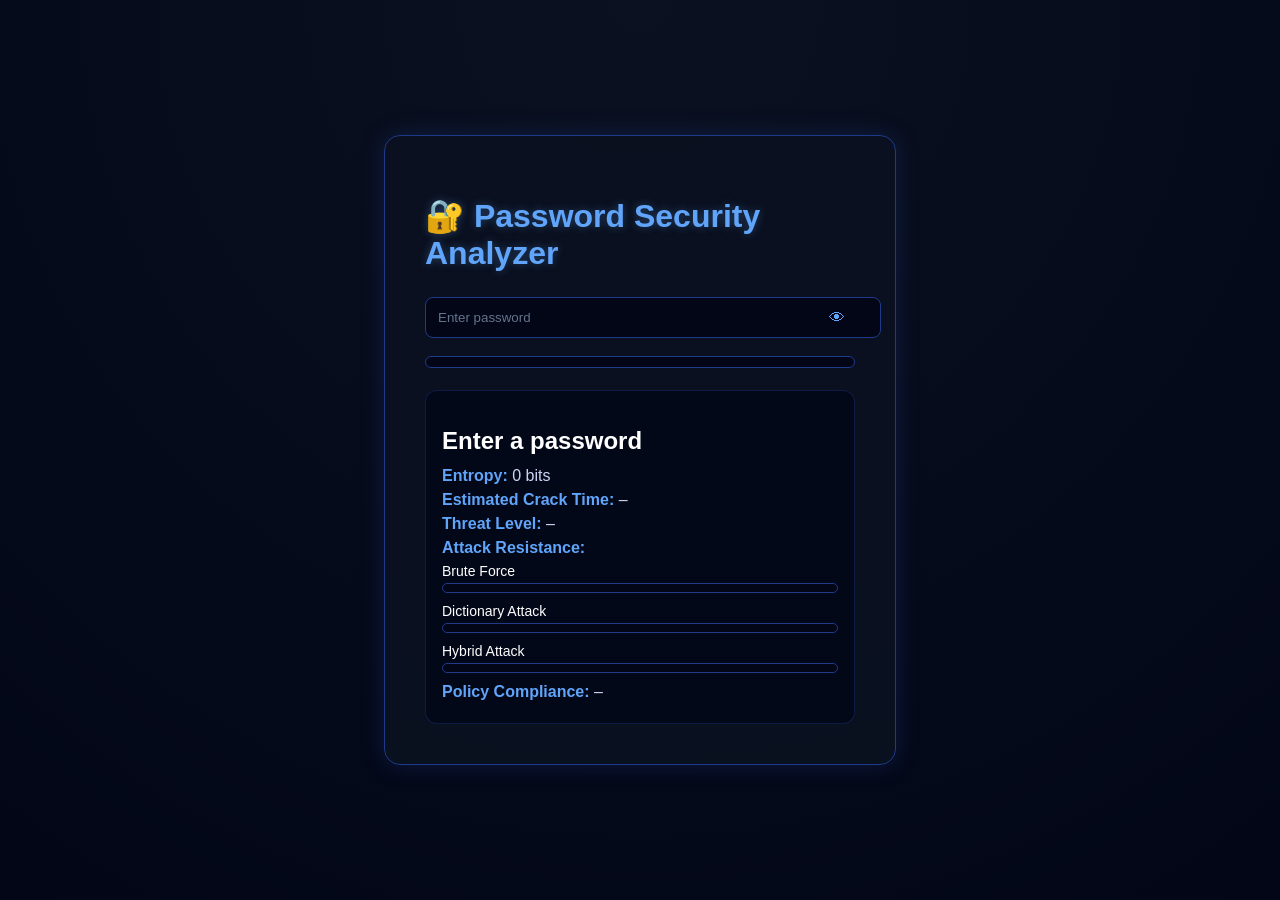
<file: templates/index.html>
<!DOCTYPE html>
<html>
<head>
    <title>Password Security Analyzer</title>

    <style>
        body {
            margin: 0;
            font-family: Arial, sans-serif;
            background: radial-gradient(circle at top, #0b1120, #020617);
            color: white;
            display: flex;
            justify-content: center;
            align-items: center;
            height: 100vh;
        }

        .container {
            background: rgba(11, 17, 32, 0.9);
            border: 1px solid #1e3a8a;
            border-radius: 16px;
            padding: 40px;
            width: 430px;

            box-shadow: 0 0 22px rgba(30, 58, 138, 0.35);
            animation: glowPulse 3.5s infinite ease-in-out;
            transition: 0.3s;
        }

        .container:hover {
            box-shadow: 0 0 34px rgba(30, 58, 138, 0.55);
        }

        @keyframes glowPulse {
            0% { box-shadow: 0 0 22px rgba(30, 58, 138, 0.25); }
            50% { box-shadow: 0 0 34px rgba(30, 58, 138, 0.45); }
            100% { box-shadow: 0 0 22px rgba(30, 58, 138, 0.25); }
        }

        h1 {
            margin-bottom: 25px;
            color: #60a5fa;
            text-shadow: 0 0 8px rgba(96, 165, 250, 0.35);
        }

        h2 {
            margin-bottom: 12px;
            font-weight: 600;
        }

        p {
            margin: 6px 0;
            color: #cbd5f5;
        }

        .input-wrapper {
            position: relative;
        }

        input {
            width: 100%;
            padding: 12px;
            border-radius: 8px;
            border: 1px solid #1e3a8a;
            background: #020617;
            color: white;
            outline: none;
            transition: 0.25s;
        }

        input:focus {
            border-color: #2563eb;
            box-shadow: 0 0 10px rgba(37, 99, 235, 0.35);
        }

        input::placeholder {
            color: #64748b;
        }

        .toggle {
            position: absolute;
            right: 10px;
            top: 50%;
            transform: translateY(-50%);
            cursor: pointer;
            color: #60a5fa;
        }

        .strength-bar {
            height: 10px;
            border-radius: 8px;
            background: #020617;
            margin-top: 18px;
            overflow: hidden;
            border: 1px solid #1e3a8a;
        }

        .strength-fill {
            height: 100%;
            width: 0%;
            transition: 0.5s ease;
        }

        .result {
            margin-top: 22px;
            padding: 16px;
            border-radius: 12px;
            background: rgba(2, 6, 23, 0.75);
            border: 1px solid rgba(30, 58, 138, 0.4);
        }

        strong {
            color: #60a5fa;
        }

        .issues {
            margin-top: 10px;
            color: #f87171;
        }

        .ok {
            color: #4ade80;
        }

        /* 🔥 Attack Meter */

        .attack-meter {
            margin-top: 6px;
            font-size: 14px;
        }

        .bar {
            height: 8px;
            background: #020617;
            border-radius: 6px;
            margin: 4px 0 10px 0;
            border: 1px solid #1e3a8a;
            overflow: hidden;
        }

        .bar div {
            height: 100%;
            width: 0%;
            background: #22c55e;
            transition: 0.5s ease;
        }

        /* ✅ Policy Checker */

        .policy-pass { color: #4ade80; }
        .policy-fail { color: #f87171; }

        /* 🔥 Threat Level */

        .threat-low { color: #4ade80; }
        .threat-medium { color: #eab308; }
        .threat-high { color: #ef4444; }

    </style>
</head>

<body>

<div class="container">
    <h1>🔐 Password Security Analyzer</h1>

    <div class="input-wrapper">
        <input type="password" id="password" placeholder="Enter password">
        <span class="toggle" onclick="togglePassword()">👁</span>
    </div>

    <div class="strength-bar">
        <div class="strength-fill" id="strengthFill"></div>
    </div>

    <div class="result">
        <h2 id="strengthText">Enter a password</h2>

        <p><strong>Entropy:</strong> <span id="entropy">0</span> bits</p>
        <p><strong>Estimated Crack Time:</strong> <span id="crackTime">–</span></p>

        <!-- 🔥 NEW CYBERSECURITY FEATURE -->
        <p><strong>Threat Level:</strong>
            <span id="threatLevel">–</span>
        </p>

        <p><strong>Attack Resistance:</strong></p>

        <div class="attack-meter">
            <div>Brute Force
                <div class="bar"><div id="bruteBar"></div></div>
            </div>

            <div>Dictionary Attack
                <div class="bar"><div id="dictBar"></div></div>
            </div>

            <div>Hybrid Attack
                <div class="bar"><div id="hybridBar"></div></div>
            </div>
        </div>

        <p><strong>Policy Compliance:</strong>
            <span id="policyStatus">–</span>
        </p>

        <div id="issues"></div>
    </div>
</div>

<script>
    const passwordInput = document.getElementById("password");

    passwordInput.addEventListener("input", analyzePassword);

    function analyzePassword() {
        const password = passwordInput.value;
        const issues = [];

        let charset = 0;
        if (/[a-z]/.test(password)) charset += 26;
        if (/[A-Z]/.test(password)) charset += 26;
        if (/[0-9]/.test(password)) charset += 10;
        if (/[^a-zA-Z0-9]/.test(password)) charset += 32;

        const entropy = password.length > 0
            ? Math.round(password.length * Math.log2(charset || 1))
            : 0;

        let strength = "";
        let color = "";
        let width = 0;

        if (password.length < 6) {
            strength = "Very Weak";
            color = "#ef4444";
            width = 20;
            issues.push("Password too short");
        } else if (entropy < 40) {
            strength = "Weak";
            color = "#f97316";
            width = 40;
        } else if (entropy < 60) {
            strength = "Moderate";
            color = "#eab308";
            width = 65;
        } else if (entropy < 80) {
            strength = "Strong";
            color = "#22c55e";
            width = 85;
        } else {
            strength = "Very Strong";
            color = "#4ade80";
            width = 100;
        }

        if (!/[A-Z]/.test(password)) issues.push("Missing uppercase letters");
        if (!/[0-9]/.test(password)) issues.push("Missing numbers");
        if (!/[^a-zA-Z0-9]/.test(password)) issues.push("Missing special characters");

        updateUI(strength, color, width, entropy, issues);
    }

    function updateUI(strength, color, width, entropy, issues) {
        document.getElementById("strengthText").innerText = strength + " Password";
        document.getElementById("strengthText").style.color = color;

        const fill = document.getElementById("strengthFill");
        fill.style.width = width + "%";
        fill.style.background = color;

        document.getElementById("entropy").innerText = entropy;

        document.getElementById("crackTime").innerText =
            entropy < 40 ? "Instantly" :
            entropy < 60 ? "Minutes / Hours" :
            entropy < 80 ? "Years" :
            "Centuries";

        updateAttackMeters(entropy);
        checkPolicy();
        updateThreatLevel(entropy);

        const issuesBox = document.getElementById("issues");
        issuesBox.innerHTML = "";

        if (issues.length > 0) {
            issuesBox.innerHTML = "<div class='issues'><h3>⚠️ Issues Detected:</h3></div>";
            issues.forEach(issue => {
                issuesBox.innerHTML += "<p class='issues'> - " + issue + "</p>";
            });
        } else {
            issuesBox.innerHTML = "<p class='ok'>✅ No weaknesses detected</p>";
        }
    }

    function updateAttackMeters(entropy) {

        const brute = Math.min(entropy * 1.2, 100);
        const dict = Math.min(entropy * 0.6, 100);
        const hybrid = Math.min(entropy * 0.9, 100);

        document.getElementById("bruteBar").style.width = brute + "%";
        document.getElementById("dictBar").style.width = dict + "%";
        document.getElementById("hybridBar").style.width = hybrid + "%";
    }

    function checkPolicy() {

        const password = passwordInput.value;

        const lengthRule = password.length >= 8;
        const upperRule = /[A-Z]/.test(password);
        const numberRule = /[0-9]/.test(password);
        const specialRule = /[^a-zA-Z0-9]/.test(password);

        const status = document.getElementById("policyStatus");

        if (lengthRule && upperRule && numberRule && specialRule) {
            status.innerText = "PASS ✅";
            status.className = "policy-pass";
        } else {
            status.innerText = "FAIL ❌";
            status.className = "policy-fail";
        }
    }

    /* 🔥 Threat Level Logic */

    function updateThreatLevel(entropy) {

        const el = document.getElementById("threatLevel");

        if (entropy < 40) {
            el.innerText = "HIGH RISK 🔥";
            el.className = "threat-high";
        }
        else if (entropy < 70) {
            el.innerText = "MEDIUM RISK ⚠";
            el.className = "threat-medium";
        }
        else {
            el.innerText = "LOW RISK ✅";
            el.className = "threat-low";
        }
    }

    function togglePassword() {
        const input = document.getElementById("password");
        input.type = input.type === "password" ? "text" : "password";
    }
</script>

</body>
</html>
</file>
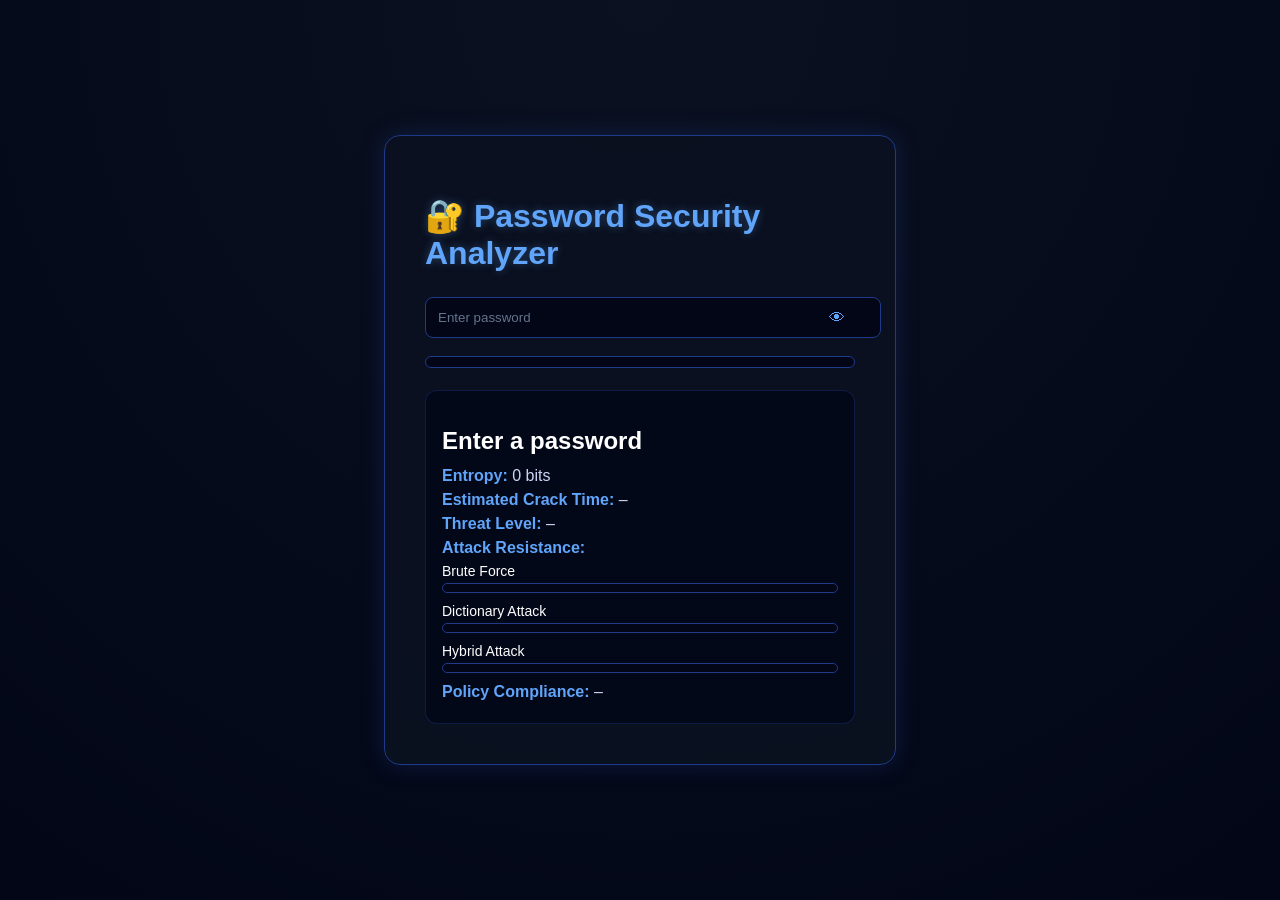
<file: Password-Analyzer/templates/index.html>
<!DOCTYPE html>
<html>
<head>
    <title>Password Security Analyzer</title>

    <style>
        body {
            margin: 0;
            font-family: Arial, sans-serif;
            background: radial-gradient(circle at top, #0b1120, #020617);
            color: white;
            display: flex;
            justify-content: center;
            align-items: center;
            height: 100vh;
        }

        .container {
            background: rgba(11, 17, 32, 0.9);
            border: 1px solid #1e3a8a;
            border-radius: 16px;
            padding: 40px;
            width: 430px;

            box-shadow: 0 0 22px rgba(30, 58, 138, 0.35);
            animation: glowPulse 3.5s infinite ease-in-out;
            transition: 0.3s;
        }

        .container:hover {
            box-shadow: 0 0 34px rgba(30, 58, 138, 0.55);
        }

        @keyframes glowPulse {
            0% { box-shadow: 0 0 22px rgba(30, 58, 138, 0.25); }
            50% { box-shadow: 0 0 34px rgba(30, 58, 138, 0.45); }
            100% { box-shadow: 0 0 22px rgba(30, 58, 138, 0.25); }
        }

        h1 {
            margin-bottom: 25px;
            color: #60a5fa;
            text-shadow: 0 0 8px rgba(96, 165, 250, 0.35);
        }

        h2 {
            margin-bottom: 12px;
            font-weight: 600;
        }

        p {
            margin: 6px 0;
            color: #cbd5f5;
        }

        .input-wrapper {
            position: relative;
        }

        input {
            width: 100%;
            padding: 12px;
            border-radius: 8px;
            border: 1px solid #1e3a8a;
            background: #020617;
            color: white;
            outline: none;
            transition: 0.25s;
        }

        input:focus {
            border-color: #2563eb;
            box-shadow: 0 0 10px rgba(37, 99, 235, 0.35);
        }

        input::placeholder {
            color: #64748b;
        }

        .toggle {
            position: absolute;
            right: 10px;
            top: 50%;
            transform: translateY(-50%);
            cursor: pointer;
            color: #60a5fa;
        }

        .strength-bar {
            height: 10px;
            border-radius: 8px;
            background: #020617;
            margin-top: 18px;
            overflow: hidden;
            border: 1px solid #1e3a8a;
        }

        .strength-fill {
            height: 100%;
            width: 0%;
            transition: 0.5s ease;
        }

        .result {
            margin-top: 22px;
            padding: 16px;
            border-radius: 12px;
            background: rgba(2, 6, 23, 0.75);
            border: 1px solid rgba(30, 58, 138, 0.4);
        }

        strong {
            color: #60a5fa;
        }

        .issues {
            margin-top: 10px;
            color: #f87171;
        }

        .ok {
            color: #4ade80;
        }

        /* 🔥 Attack Meter */

        .attack-meter {
            margin-top: 6px;
            font-size: 14px;
        }

        .bar {
            height: 8px;
            background: #020617;
            border-radius: 6px;
            margin: 4px 0 10px 0;
            border: 1px solid #1e3a8a;
            overflow: hidden;
        }

        .bar div {
            height: 100%;
            width: 0%;
            background: #22c55e;
            transition: 0.5s ease;
        }

        /* ✅ Policy Checker */

        .policy-pass { color: #4ade80; }
        .policy-fail { color: #f87171; }

        /* 🔥 Threat Level */

        .threat-low { color: #4ade80; }
        .threat-medium { color: #eab308; }
        .threat-high { color: #ef4444; }

    </style>
</head>

<body>

<div class="container">
    <h1>🔐 Password Security Analyzer</h1>

    <div class="input-wrapper">
        <input type="password" id="password" placeholder="Enter password">
        <span class="toggle" onclick="togglePassword()">👁</span>
    </div>

    <div class="strength-bar">
        <div class="strength-fill" id="strengthFill"></div>
    </div>

    <div class="result">
        <h2 id="strengthText">Enter a password</h2>

        <p><strong>Entropy:</strong> <span id="entropy">0</span> bits</p>
        <p><strong>Estimated Crack Time:</strong> <span id="crackTime">–</span></p>

        <!-- 🔥 NEW CYBERSECURITY FEATURE -->
        <p><strong>Threat Level:</strong>
            <span id="threatLevel">–</span>
        </p>

        <p><strong>Attack Resistance:</strong></p>

        <div class="attack-meter">
            <div>Brute Force
                <div class="bar"><div id="bruteBar"></div></div>
            </div>

            <div>Dictionary Attack
                <div class="bar"><div id="dictBar"></div></div>
            </div>

            <div>Hybrid Attack
                <div class="bar"><div id="hybridBar"></div></div>
            </div>
        </div>

        <p><strong>Policy Compliance:</strong>
            <span id="policyStatus">–</span>
        </p>

        <div id="issues"></div>
    </div>
</div>

<script>
    const passwordInput = document.getElementById("password");

    passwordInput.addEventListener("input", analyzePassword);

    function analyzePassword() {
        const password = passwordInput.value;
        const issues = [];

        let charset = 0;
        if (/[a-z]/.test(password)) charset += 26;
        if (/[A-Z]/.test(password)) charset += 26;
        if (/[0-9]/.test(password)) charset += 10;
        if (/[^a-zA-Z0-9]/.test(password)) charset += 32;

        const entropy = password.length > 0
            ? Math.round(password.length * Math.log2(charset || 1))
            : 0;

        let strength = "";
        let color = "";
        let width = 0;

        if (password.length < 6) {
            strength = "Very Weak";
            color = "#ef4444";
            width = 20;
            issues.push("Password too short");
        } else if (entropy < 40) {
            strength = "Weak";
            color = "#f97316";
            width = 40;
        } else if (entropy < 60) {
            strength = "Moderate";
            color = "#eab308";
            width = 65;
        } else if (entropy < 80) {
            strength = "Strong";
            color = "#22c55e";
            width = 85;
        } else {
            strength = "Very Strong";
            color = "#4ade80";
            width = 100;
        }

        if (!/[A-Z]/.test(password)) issues.push("Missing uppercase letters");
        if (!/[0-9]/.test(password)) issues.push("Missing numbers");
        if (!/[^a-zA-Z0-9]/.test(password)) issues.push("Missing special characters");

        updateUI(strength, color, width, entropy, issues);
    }

    function updateUI(strength, color, width, entropy, issues) {
        document.getElementById("strengthText").innerText = strength + " Password";
        document.getElementById("strengthText").style.color = color;

        const fill = document.getElementById("strengthFill");
        fill.style.width = width + "%";
        fill.style.background = color;

        document.getElementById("entropy").innerText = entropy;

        document.getElementById("crackTime").innerText =
            entropy < 40 ? "Instantly" :
            entropy < 60 ? "Minutes / Hours" :
            entropy < 80 ? "Years" :
            "Centuries";

        updateAttackMeters(entropy);
        checkPolicy();
        updateThreatLevel(entropy);

        const issuesBox = document.getElementById("issues");
        issuesBox.innerHTML = "";

        if (issues.length > 0) {
            issuesBox.innerHTML = "<div class='issues'><h3>⚠️ Issues Detected:</h3></div>";
            issues.forEach(issue => {
                issuesBox.innerHTML += "<p class='issues'> - " + issue + "</p>";
            });
        } else {
            issuesBox.innerHTML = "<p class='ok'>✅ No weaknesses detected</p>";
        }
    }

    function updateAttackMeters(entropy) {

        const brute = Math.min(entropy * 1.2, 100);
        const dict = Math.min(entropy * 0.6, 100);
        const hybrid = Math.min(entropy * 0.9, 100);

        document.getElementById("bruteBar").style.width = brute + "%";
        document.getElementById("dictBar").style.width = dict + "%";
        document.getElementById("hybridBar").style.width = hybrid + "%";
    }

    function checkPolicy() {

        const password = passwordInput.value;

        const lengthRule = password.length >= 8;
        const upperRule = /[A-Z]/.test(password);
        const numberRule = /[0-9]/.test(password);
        const specialRule = /[^a-zA-Z0-9]/.test(password);

        const status = document.getElementById("policyStatus");

        if (lengthRule && upperRule && numberRule && specialRule) {
            status.innerText = "PASS ✅";
            status.className = "policy-pass";
        } else {
            status.innerText = "FAIL ❌";
            status.className = "policy-fail";
        }
    }

    /* 🔥 Threat Level Logic */

    function updateThreatLevel(entropy) {

        const el = document.getElementById("threatLevel");

        if (entropy < 40) {
            el.innerText = "HIGH RISK 🔥";
            el.className = "threat-high";
        }
        else if (entropy < 70) {
            el.innerText = "MEDIUM RISK ⚠";
            el.className = "threat-medium";
        }
        else {
            el.innerText = "LOW RISK ✅";
            el.className = "threat-low";
        }
    }

    function togglePassword() {
        const input = document.getElementById("password");
        input.type = input.type === "password" ? "text" : "password";
    }
</script>

</body>
</html>
</file>
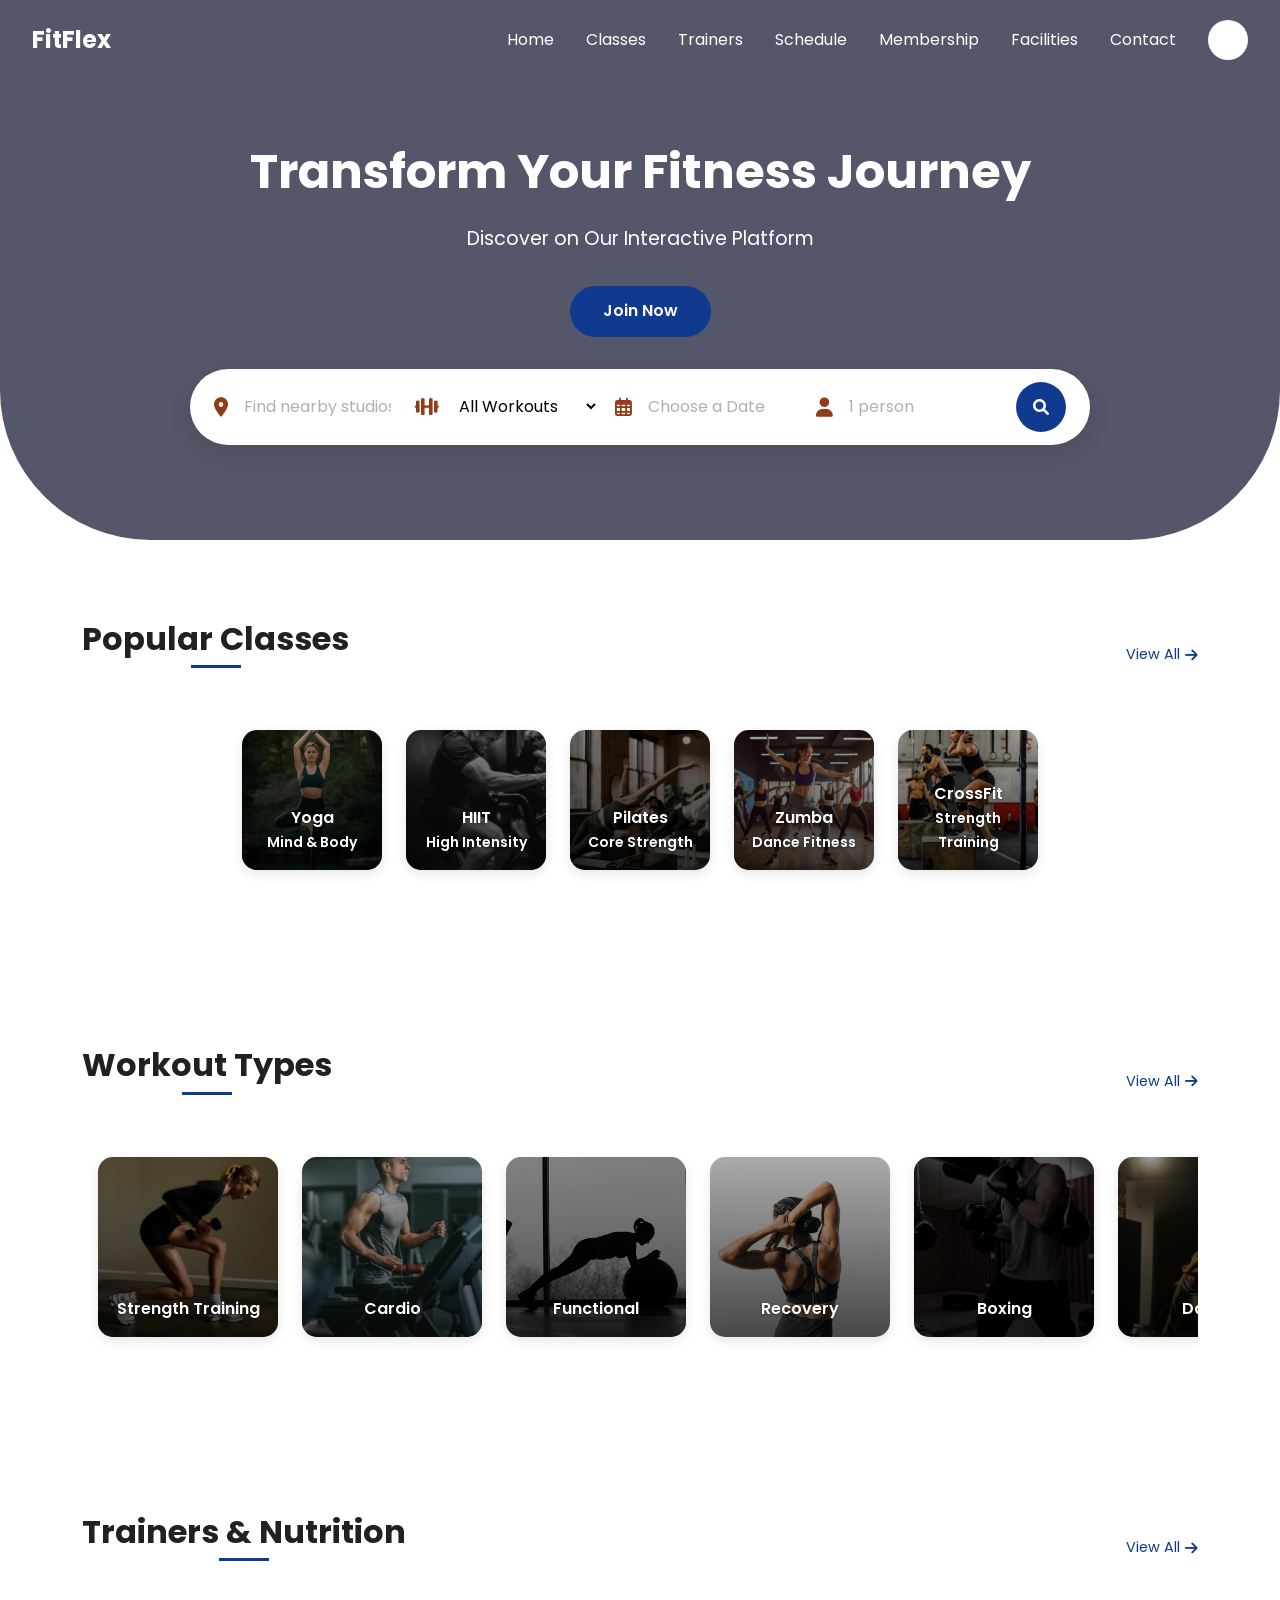
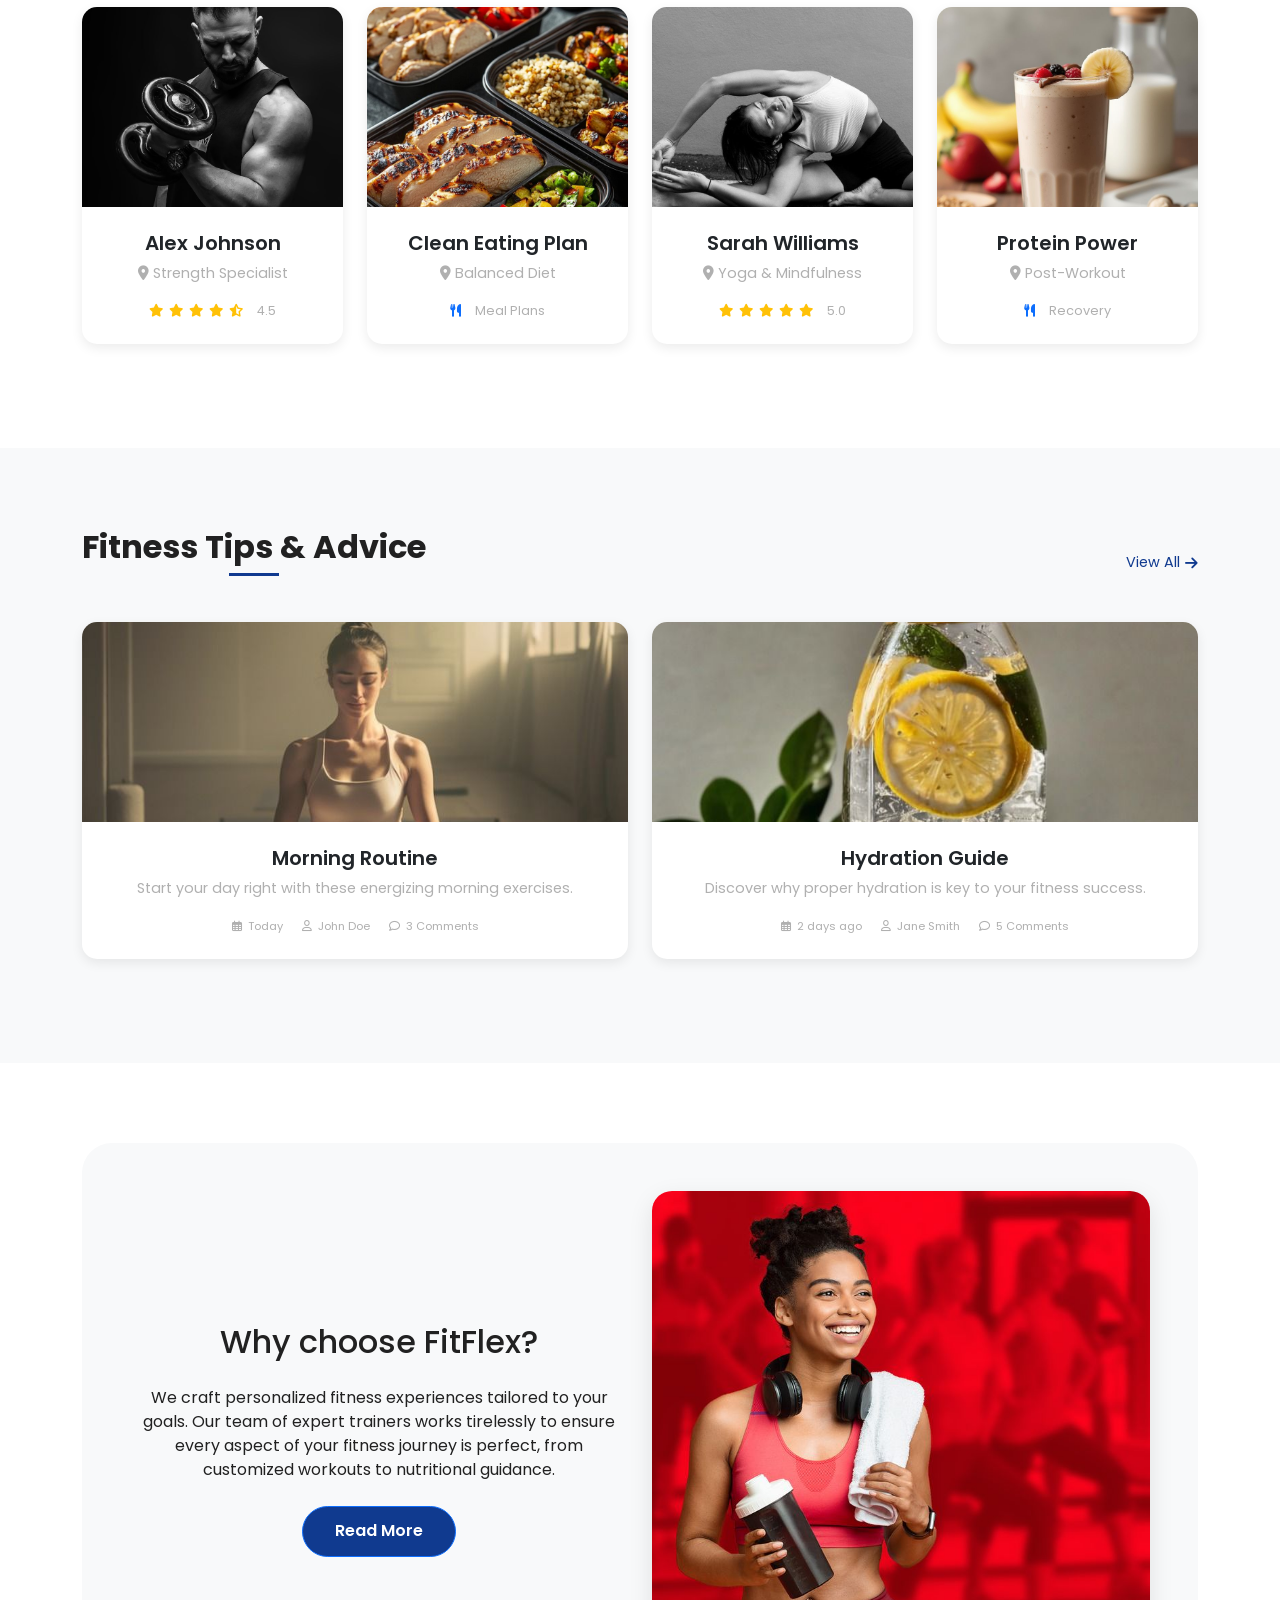
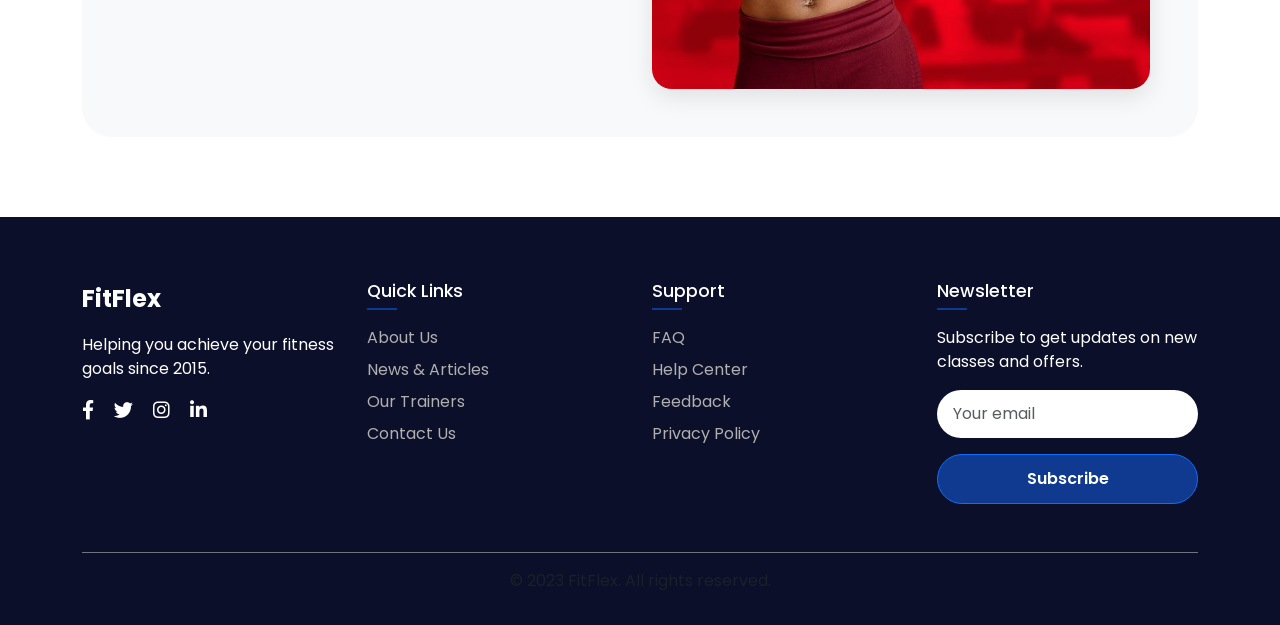
<file: WEB_Project_FitnessStudio/fitnessstudio/index.html>
<!DOCTYPE html>
<html lang="en">
<head>
    <meta charset="UTF-8">
    <meta name="viewport" content="width=device-width, initial-scale=1.0">
    <title>FitFlex - Transform Your Fitness Journey</title>
    <link href="https://fonts.googleapis.com/css2?family=Poppins:wght@400;500;600;700&display=swap" rel="stylesheet">
    <link rel="stylesheet" href="https://cdnjs.cloudflare.com/ajax/libs/font-awesome/6.0.0-beta3/css/all.min.css">
    <link href="https://cdn.jsdelivr.net/npm/bootstrap@5.3.0/dist/css/bootstrap.min.css" rel="stylesheet">
    <style>
        /* Popular Classes - Smallest */
        .fitness-option.class {
            width: 140px;  /* Width */
            height: 140px; /* Height */
        }

        /* Workout Types - Medium */
        .fitness-option.activity {
            width: 180px;  /* Wider than classes */
            height: 180px; /* Taller than classes */
        }

        :root {
            --primary: #103a8f;
            --primary-dark: #0a2764;
            --accent: #923d19;
            --dark: #0B0F29;
            --light: #FFFFFF;
            --text-dark: #212121;
            --text-light: #B0B0B0;
            --gray-light: #f8f9fa;
        }

        * {
            margin: 0;
            padding: 0;
            box-sizing: border-box;
            font-family: 'Poppins', sans-serif;
        }

        body {
            background-color: var(--light);
            color: var(--text-dark);
        }

        /* Navbar */
        nav {
            height: 80px;
            position: fixed;
            width: 100%;
            top: 0;
            left: 0;
            z-index: 100;
            display: flex;
            align-items: center;
            padding: 0 2rem;
            background-color: transparent;
            color: var(--light);
        }

        .logo {
            font-size: 1.5rem;
            font-weight: 700;
            margin-right: auto;
        }

        .nav-links {
            display: flex;
            gap: 2rem;
        }

        .nav-links a {
            color: var(--light);
            text-decoration: none;
            font-weight: 400;
        }

        .profile {
            width: 40px;
            height: 40px;
            border-radius: 50%;
            background-color: var(--light);
            margin-left: 2rem;
        }

        /* Hero Section */
        .hero {
            height: 60vh;
            background:
                    linear-gradient(rgba(11, 15, 41, 0.7), rgba(11, 15, 41, 0.7)),
                    url('https://images.unsplash.com/photo-1571019613454-1cb2f99b2d8b?ixlib=rb-1.2.1&auto=format&fit=crop&w=1350&q=80');
            background-size: cover;
            background-position: center 30%;
            background-repeat: no-repeat;
            color: var(--light);
            display: flex;
            flex-direction: column;
            justify-content: center;
            align-items: center;
            text-align: center;
            padding-top: 80px;
            border-bottom-left-radius: 150px;
            border-bottom-right-radius: 150px;
        }

        .hero h1 {
            font-size: 3rem;
            font-weight: 700;
            margin-bottom: 1.5rem;
        }

        .hero p {
            font-size: 1.2rem;
            margin-bottom: 2rem;
        }

        .btn {
            background-color: var(--primary);
            color: var(--light);
            padding: 0.8rem 2rem;
            border-radius: 50px;
            text-decoration: none;
            font-weight: 600;
            transition: background-color 0.3s;
        }

        .btn:hover {
            background-color: var(--primary-dark);
        }

        /* Search Card */
        .search-card {
            width: 900px;
            max-width: 100%;
            background-color: var(--light);
            border-radius: 50px;
            padding: 0.8rem 1.5rem;
            box-shadow: 0 8px 24px rgba(0,0,0,0.1);
            margin: 2rem auto;
            display: flex;
            align-items: center;
            justify-content: space-between;
            gap: 1rem;
        }

        .search-field {
            display: flex;
            align-items: center;
            gap: 0.5rem;
            flex: 1;
        }

        .search-field i {
            color: var(--accent);
            font-size: 1.2rem;
        }

        .search-field input, .search-field select {
            border: none;
            background: transparent;
            padding: 0.5rem;
            width: 100%;
            outline: none;
        }

        .search-field input::placeholder {
            color: var(--text-light);
        }

        .search-btn {
            width: 50px;
            height: 50px;
            border-radius: 50%;
            background-color: var(--primary);
            color: var(--light);
            border: none;
            display: flex;
            align-items: center;
            justify-content: center;
            cursor: pointer;
            transition: all 0.3s;
        }

        .search-btn:hover {
            background-color: var(--primary-dark);
            transform: scale(1.05);
        }

        /* Section Styling */
        .section {
            padding: 5rem 0;
            text-align: center;
        }

        .section-title {
            font-size: 2rem;
            font-weight: 700;
            margin-bottom: 2rem;
            position: relative;
            display: inline-block;
        }

        .section-title::after {
            content: '';
            position: absolute;
            width: 50px;
            height: 3px;
            background-color: var(--primary);
            bottom: -10px;
            left: 50%;
            transform: translateX(-50%);
        }

        .view-all {
            font-size: 0.9rem;
            color: var(--primary);
            text-decoration: none;
            display: inline-flex;
            align-items: center;
        }

        .view-all i {
            margin-left: 5px;
        }

        /* Card Styles */
        .card {
            border: none;
            border-radius: 15px;
            overflow: hidden;
            box-shadow: 0 4px 12px rgba(0,0,0,0.08);
            transition: transform 0.3s ease, box-shadow 0.3s ease;
            height: 100%;
        }

        .card:hover {
            transform: translateY(-5px);
            box-shadow: 0 8px 16px rgba(0,0,0,0.12);
        }

        .card-img-top {
            height: 200px;
            object-fit: cover;
        }

        .card-body {
            padding: 1.5rem;
        }

        .card-title {
            font-weight: 600;
            margin-bottom: 0.5rem;
        }

        .card-text {
            color: var(--text-light);
            font-size: 0.9rem;
        }

        .meta {
            font-size: 0.8rem;
            color: var(--text-light);
            margin-top: 0.5rem;
        }

        .meta i {
            margin-right: 3px;
        }

        /* Fitness Options */
        .fitness-container {
            width: 100%;
            overflow-x: auto;
            padding: 1rem 0;
            -webkit-overflow-scrolling: touch;
        }

        .fitness-options {
            display: inline-flex;
            gap: 1.5rem;
            padding: 0 1rem;
            justify-content: center;
            min-width: 100%;
        }

        .fitness-option {
            flex: 0 0 auto;
            width: 160px;
            height: 160px;
            border-radius: 15px;
            display: flex;
            flex-direction: column;
            align-items: center;
            justify-content: flex-end;
            font-weight: 600;
            box-shadow: 0 4px 12px rgba(0,0,0,0.1);
            position: relative;
            overflow: hidden;
            background-size: cover;
            background-position: center;
            transition: transform 0.3s ease;
        }

        .fitness-option:hover {
            transform: translateY(-5px);
        }

        .fitness-overlay {
            position: absolute;
            top: 0;
            left: 0;
            right: 0;
            bottom: 0;
            background: linear-gradient(to top, rgba(0,0,0,0.7), rgba(0,0,0,0.3));
            z-index: 1;
        }

        .fitness-option span {
            position: relative;
            z-index: 2;
            color: white;
            text-align: center;
            padding: 1rem;
            font-size: 1rem;
            text-shadow: 0 1px 3px rgba(0,0,0,0.5);
            width: 100%;
        }

        /* Why Choose Us */
        .why-choose {
            background-color: var(--gray-light);
            border-radius: 30px;
            padding: 3rem;
        }

        .why-choose-img {
            border-radius: 20px;
            overflow: hidden;
            box-shadow: 0 8px 24px rgba(0,0,0,0.1);
        }

        /* Footer */
        footer {
            background-color: var(--dark);
            color: var(--light);
            padding: 4rem 0 2rem;
        }

        .footer-logo {
            font-size: 1.5rem;
            font-weight: 700;
            margin-bottom: 1rem;
        }

        .footer-links h5 {
            font-size: 1.1rem;
            margin-bottom: 1.5rem;
            position: relative;
        }

        .footer-links h5::after {
            content: '';
            position: absolute;
            width: 30px;
            height: 2px;
            background-color: var(--primary);
            bottom: -8px;
            left: 0;
        }

        .footer-links ul {
            list-style: none;
            padding: 0;
        }

        .footer-links li {
            margin-bottom: 0.5rem;
        }

        .footer-links a {
            color: var(--text-light);
            text-decoration: none;
            transition: color 0.3s;
        }

        .footer-links a:hover {
            color: var(--light);
        }

        .social-icons a {
            color: var(--light);
            font-size: 1.2rem;
            margin-right: 1rem;
            transition: color 0.3s;
        }

        .social-icons a:hover {
            color: var(--primary);
        }

        .newsletter input {
            border-radius: 50px;
            border: none;
            padding: 0.75rem 1rem;
        }

        .newsletter .btn {
            border-radius: 50px;
            padding: 0.75rem 1.5rem;
            margin-top: 0.5rem;
        }

        /* Hide scrollbar but keep functionality */
        .fitness-container::-webkit-scrollbar {
            display: none;
        }

        /* Responsive */
        @media (max-width: 768px) {
            .hero {
                height: 70vh;
                border-bottom-left-radius: 80px;
                border-bottom-right-radius: 80px;
            }

            .hero h1 {
                font-size: 2rem;
            }

            .search-card {
                flex-direction: column;
                padding: 1.5rem;
                border-radius: 25px;
            }

            .search-field {
                width: 100%;
            }

            .fitness-option {
                width: 140px;
                height: 140px;
            }

            .why-choose {
                padding: 2rem 1.5rem;
            }
        }
    </style>
</head>
<body>
<!-- Navbar -->
<nav>
    <div class="logo">FitFlex</div>
    <div class="nav-links">
        <a href="#">Home</a>
        <a href="#">Classes</a>
        <a href="#">Trainers</a>
        <a href="#">Schedule</a>
        <a href="#">Membership</a>
        <a href="#">Facilities</a>
        <a href="#">Contact</a>
    </div>
    <div class="profile"></div>
</nav>

<!-- Hero Section -->
<section class="hero">
    <h1>Transform Your Fitness Journey</h1>
    <p>Discover on Our Interactive Platform</p>
    <a href="#" class="btn">Join Now</a>

    <!-- Search Card -->
    <div class="search-card">
        <div class="search-field">
            <i class="fas fa-map-marker-alt"></i>
            <input type="text" placeholder="Find nearby studios">
        </div>
        <div class="search-field">
            <i class="fas fa-dumbbell"></i>
            <select>
                <option>All Workouts</option>
                <option>Yoga</option>
                <option>HIIT</option>
                <option>Strength Training</option>
            </select>
        </div>
        <div class="search-field">
            <i class="far fa-calendar-alt"></i>
            <input type="text" placeholder="Choose a Date">
        </div>
        <div class="search-field">
            <i class="fas fa-user"></i>
            <input type="text" placeholder="1 person">
        </div>
        <button class="search-btn">
            <i class="fas fa-search"></i>
        </button>
    </div>
</section>

<!-- Popular Classes -->
<section class="section">
    <div class="container">
        <div class="d-flex justify-content-between align-items-center mb-4">
            <h2 class="section-title">Popular Classes</h2>
            <a href="#" class="view-all">View All <i class="fas fa-arrow-right"></i></a>
        </div>
        <div class="fitness-container">
            <div class="fitness-options">
                <!-- Yoga -->
                <div class="fitness-option class" style="background-image: url('assets/images/yoga.jpg')">
                    <div class="fitness-overlay"></div>
                    <span>Yoga<br><small>Mind & Body</small></span>
                </div>

                <!-- HIIT -->
                <div class="fitness-option class" style="background-image: url('assets/images/hiit.jpg')">                    <div class="fitness-overlay"></div>
                    <span>HIIT<br><small>High Intensity</small></span>
                </div>

                <!-- Pilates -->
                <div class="fitness-option class" style="background-image: url('assets/images/pilates.jpg')">                    <div class="fitness-overlay"></div>
                    <span>Pilates<br><small>Core Strength</small></span>
                </div>



                <!-- Zumba -->
                <div class="fitness-option class" style="background-image: url('assets/images/zumba.jpg')">                    <div class="fitness-overlay"></div>
                    <span>Zumba<br><small>Dance Fitness</small></span>
                </div>

                <!-- CrossFit -->
                <div class="fitness-option class" style="background-image: url('assets/images/crossfit.jpg')">                    <div class="fitness-overlay"></div>
                    <span>CrossFit<br><small>Strength Training</small></span>
                </div>
            </div>
        </div>
    </div>
</section>
<!-- Workout Types -->
<section class="section">
    <div class="container">
        <div class="d-flex justify-content-between align-items-center mb-4">
            <h2 class="section-title">Workout Types</h2>
            <a href="#" class="view-all">View All <i class="fas fa-arrow-right"></i></a>
        </div>
        <div class="fitness-container">
            <div class="fitness-options">
                <!-- Strength Training -->
                <div class="fitness-option activity" style="background-image: url('assets/images/strength.jpg')">                    <div class="fitness-overlay"></div>
                    <span>Strength Training</span>
                </div>

                <!-- Cardio -->
                <div class="fitness-option activity" style="background-image: url('assets/images/cardio.jpg')">                    <div class="fitness-overlay"></div>
                    <span>Cardio</span>
                </div>

                <!-- Functional -->
                <div class="fitness-option activity" style="background-image: url('assets/images/functional.jpg')">                    <div class="fitness-overlay"></div>
                    <span>Functional</span>
                </div>

                <!-- Recovery -->
                <div class="fitness-option activity" style="background-image: url('assets/images/recovery.jpg')">                    <div class="fitness-overlay"></div>
                    <span>Recovery</span>
                </div>

                <!-- Boxing -->
                <div class="fitness-option activity" style="background-image: url('assets/images/boxing.jpg')">
                    <div class="fitness-overlay"></div>
                    <span>Boxing</span>
                </div>

                <!-- Dance -->
                <div class="fitness-option activity" style="background-image: url('assets/images/dance.jpg')">
                    <div class="fitness-overlay"></div>
                    <span>Dance</span>
                </div>
            </div>
        </div>
    </div>
</section>

<!-- Trainers & Nutrition -->
<section class="section">
    <div class="container">
        <div class="d-flex justify-content-between align-items-center mb-4">
            <h2 class="section-title">Trainers & Nutrition</h2>
            <a href="#" class="view-all">View All <i class="fas fa-arrow-right"></i></a>
        </div>
        <div class="row">
            <div class="col-md-3 mb-4">
                <div class="card">
                    <img src="assets/images/trainer1.jpg" class="card-img-top" alt="Personal Trainer">
                    <div class="card-body">
                        <h5 class="card-title">Alex Johnson</h5>
                        <p class="card-text"><i class="fas fa-map-marker-alt"></i> Strength Specialist</p>
                        <div class="meta">
                            <i class="fas fa-star text-warning"></i>
                            <i class="fas fa-star text-warning"></i>
                            <i class="fas fa-star text-warning"></i>
                            <i class="fas fa-star text-warning"></i>
                            <i class="fas fa-star-half-alt text-warning"></i>
                            <span class="ms-2">4.5</span>
                        </div>
                    </div>
                </div>
            </div>
            <div class="col-md-3 mb-4">
                <div class="card">
                    <img src="assets/images/nutrition1.jpg" class="card-img-top" alt="Nutrition Plan">
                    <div class="card-body">
                        <h5 class="card-title">Clean Eating Plan</h5>
                        <p class="card-text"><i class="fas fa-map-marker-alt"></i> Balanced Diet</p>
                        <div class="meta">
                            <i class="fas fa-utensils text-primary"></i>
                            <span class="ms-2">Meal Plans</span>
                        </div>
                    </div>
                </div>
            </div>
            <div class="col-md-3 mb-4">
                <div class="card">
                    <img src="assets/images/trainer2.jpg" class="card-img-top" alt="Yoga Instructor">
                    <div class="card-body">
                        <h5 class="card-title">Sarah Williams</h5>
                        <p class="card-text"><i class="fas fa-map-marker-alt"></i> Yoga & Mindfulness</p>
                        <div class="meta">
                            <i class="fas fa-star text-warning"></i>
                            <i class="fas fa-star text-warning"></i>
                            <i class="fas fa-star text-warning"></i>
                            <i class="fas fa-star text-warning"></i>
                            <i class="fas fa-star text-warning"></i>
                            <span class="ms-2">5.0</span>
                        </div>
                    </div>
                </div>
            </div>
            <div class="col-md-3 mb-4">
                <div class="card">
                    <img src="assets/images/nutrition2.jpg" class="card-img-top" alt="Protein Shakes">
                    <div class="card-body">
                        <h5 class="card-title">Protein Power</h5>
                        <p class="card-text"><i class="fas fa-map-marker-alt"></i> Post-Workout</p>
                        <div class="meta">
                            <i class="fas fa-utensils text-primary"></i>
                            <span class="ms-2">Recovery</span>
                        </div>
                    </div>
                </div>
            </div>
        </div>
    </div>
</section>

<!-- Fitness Tips and Advice -->
<section class="section bg-light">
    <div class="container">
        <div class="d-flex justify-content-between align-items-center mb-4">
            <h2 class="section-title">Fitness Tips & Advice</h2>
            <a href="#" class="view-all">View All <i class="fas fa-arrow-right"></i></a>
        </div>
        <div class="row">
            <div class="col-md-6 mb-4">
                <div class="card">
                    <img src="assets/images/tip1.jpg" class="card-img-top" alt="Fitness Tip">
                    <div class="card-body">
                        <h5 class="card-title">Morning Routine</h5>
                        <p class="card-text">Start your day right with these energizing morning exercises.</p>
                        <div class="meta">
                            <small><i class="far fa-calendar-alt"></i> Today</small>
                            <small class="ms-3"><i class="far fa-user"></i> John Doe</small>
                            <small class="ms-3"><i class="far fa-comment"></i> 3 Comments</small>
                        </div>
                    </div>
                </div>
            </div>
            <div class="col-md-6 mb-4">
                <div class="card">
                    <img src="assets/images/tip2.jpg" class="card-img-top" alt="Fitness Tip">
                    <div class="card-body">
                        <h5 class="card-title">Hydration Guide</h5>
                        <p class="card-text">Discover why proper hydration is key to your fitness success.</p>
                        <div class="meta">
                            <small><i class="far fa-calendar-alt"></i> 2 days ago</small>
                            <small class="ms-3"><i class="far fa-user"></i> Jane Smith</small>
                            <small class="ms-3"><i class="far fa-comment"></i> 5 Comments</small>
                        </div>
                    </div>
                </div>
            </div>
        </div>
    </div>
</section>

<!-- Why Choose Us -->
<section class="section">
    <div class="container">
        <div class="why-choose">
            <div class="row align-items-center">
                <div class="col-md-6 mb-4 mb-md-0">
                    <h2 class="mb-4">Why choose FitFlex?</h2>
                    <p class="mb-4">We craft personalized fitness experiences tailored to your goals. Our team of expert trainers works tirelessly to ensure every aspect of your fitness journey is perfect, from customized workouts to nutritional guidance.</p>
                    <a href="#" class="btn btn-outline-primary rounded-pill">Read More</a>
                </div>
                <div class="col-md-6">
                    <div class="why-choose-img">
                        <img src="assets/images/why-choose.jpg" class="img-fluid rounded" alt="Happy Members">
                    </div>
                </div>
            </div>
        </div>
    </div>
</section>


<!-- Footer -->
<footer>
    <div class="container">
        <div class="row">
            <div class="col-lg-3 col-md-6 mb-4 mb-md-0">
                <div class="footer-logo">FitFlex</div>
                <p class="text">Helping you achieve your fitness goals since 2015.</p>
                <div class="social-icons">
                    <a href="#"><i class="fab fa-facebook-f"></i></a>
                    <a href="#"><i class="fab fa-twitter"></i></a>
                    <a href="#"><i class="fab fa-instagram"></i></a>
                    <a href="#"><i class="fab fa-linkedin-in"></i></a>
                </div>
            </div>
            <div class="col-lg-3 col-md-6 mb-4 mb-md-0">
                <div class="footer-links">
                    <h5>Quick Links</h5>
                    <ul>
                        <li><a href="#">About Us</a></li>
                        <li><a href="#">News & Articles</a></li>
                        <li><a href="#">Our Trainers</a></li>
                        <li><a href="#">Contact Us</a></li>
                    </ul>
                </div>
            </div>
            <div class="col-lg-3 col-md-6 mb-4 mb-md-0">
                <div class="footer-links">
                    <h5>Support</h5>
                    <ul>
                        <li><a href="#">FAQ</a></li>
                        <li><a href="#">Help Center</a></li>
                        <li><a href="#">Feedback</a></li>
                        <li><a href="#">Privacy Policy</a></li>
                    </ul>
                </div>
            </div>
            <div class="col-lg-3 col-md-6">
                <div class="footer-links">
                    <h5>Newsletter</h5>
                    <p class="text mb-3">Subscribe to get updates on new classes and offers.</p>
                    <form class="newsletter">
                        <input type="email" class="form-control mb-2" placeholder="Your email">
                        <button type="submit" class="btn btn-primary w-100">Subscribe</button>
                    </form>
                </div>
            </div>
        </div>
        <div class="text-center mt-5 pt-3 border-top border-secondary">
            <p class="text-muted mb-0">&copy; 2023 FitFlex. All rights reserved.</p>
        </div>
    </div>
</footer>

<script src="https://cdn.jsdelivr.net/npm/bootstrap@5.3.0/dist/js/bootstrap.bundle.min.js"></script>
<script>
    // Simple script for interactive elements
    document.querySelectorAll('.search-btn').forEach(btn => {
        btn.addEventListener('click', () => {
            alert('Search functionality would go here!');
        });
    });
</script>
</body>
</html>
</file>
